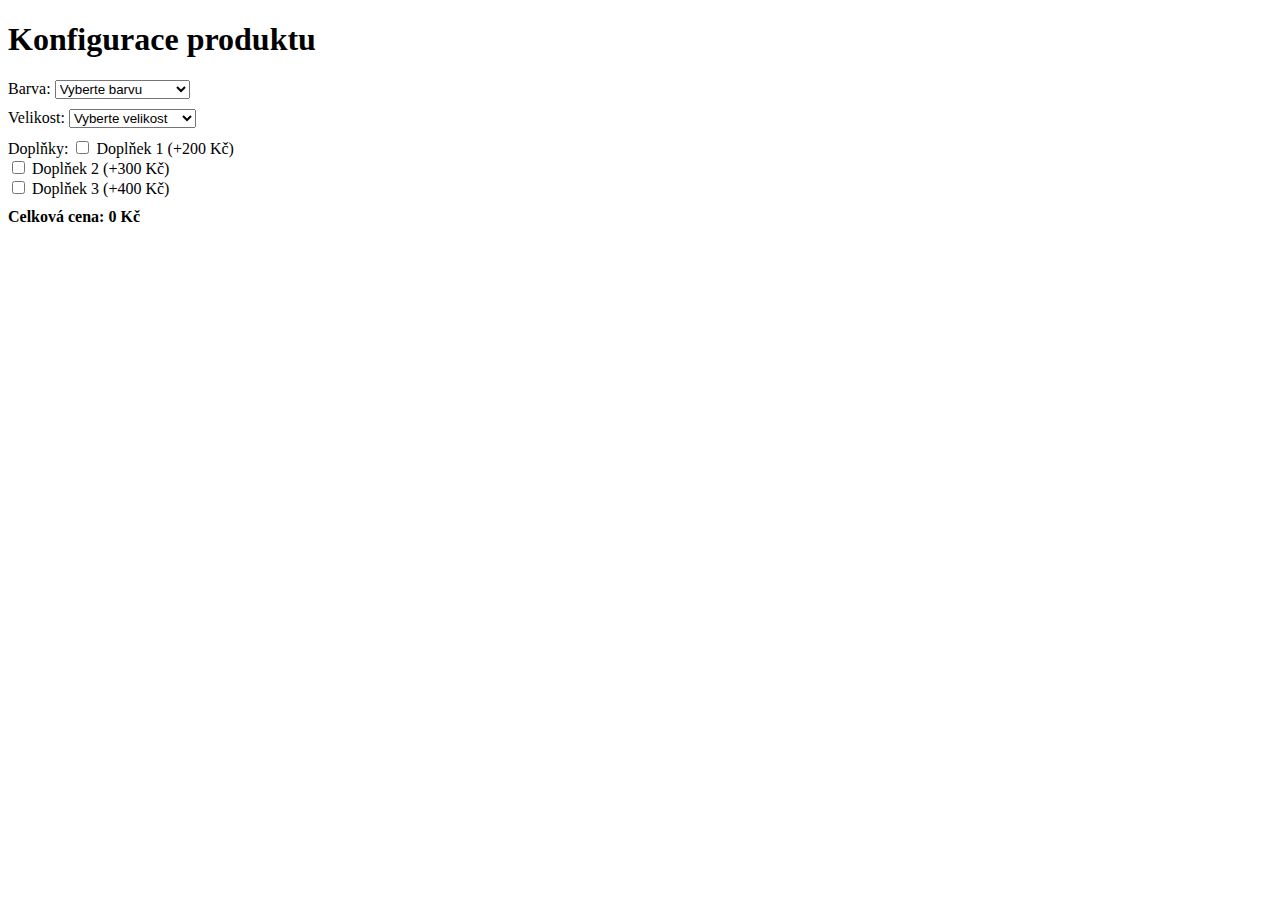
<file: demo.html>
<!DOCTYPE html>
<html lang="cs">
  <head>
    <meta charset="UTF-8" />
    <meta name="viewport" content="width=device-width, initial-scale=1.0" />
    <title>Konfigurace produktu</title>
    <style>
      .config-item {
        margin-bottom: 10px;
      }
    </style>
  </head>
  <body>
    <h1>Konfigurace produktu</h1>
    <form id="product-config-form">
      <div class="config-item">
        <label for="color">Barva:</label>
        <select id="color" name="color">
          <option value="0">Vyberte barvu</option>
          <option value="100">Červená (+100 Kč)</option>
          <option value="150">Modrá (+150 Kč)</option>
          <option value="200">Zelená (+200 Kč)</option>
        </select>
      </div>
      <div class="config-item">
        <label for="size">Velikost:</label>
        <select id="size" name="size">
          <option value="0">Vyberte velikost</option>
          <option value="50">Malá (+50 Kč)</option>
          <option value="100">Střední (+100 Kč)</option>
          <option value="150">Velká (+150 Kč)</option>
        </select>
      </div>
      <div class="config-item">
        <label for="extras">Doplňky:</label>
        <input type="checkbox" id="extra1" name="extras" value="200" /> Doplňek
        1 (+200 Kč)<br />
        <input type="checkbox" id="extra2" name="extras" value="300" /> Doplňek
        2 (+300 Kč)<br />
        <input type="checkbox" id="extra3" name="extras" value="400" /> Doplňek
        3 (+400 Kč)
      </div>
      <div class="config-item">
        <strong>Celková cena: <span id="total-price">0</span> Kč</strong>
      </div>
    </form>

    <script>
      document.addEventListener("DOMContentLoaded", function () {
        const form = document.getElementById("product-config-form");
        const colorSelect = document.getElementById("color");
        const sizeSelect = document.getElementById("size");
        const extras = form.querySelectorAll('input[name="extras"]');
        const totalPriceElement = document.getElementById("total-price");

        // Přepočítání ceny
        function calculateTotalPrice() {
          let totalPrice = 0;

          // Přidání ceny za barvu
          totalPrice += parseInt(colorSelect.value);

          // Přidání ceny za velikost
          totalPrice += parseInt(sizeSelect.value);

          // Přidání ceny za doplňky
          extras.forEach((extra) => {
            if (extra.checked) {
              totalPrice += parseInt(extra.value);
            }
          });

          // Aktualizace celkové ceny v DOM
          totalPriceElement.textContent = totalPrice;
        }

        // Přidání event listenerů pro změnu
        colorSelect.addEventListener("change", calculateTotalPrice);
        sizeSelect.addEventListener("change", calculateTotalPrice);
        extras.forEach((extra) => {
          extra.addEventListener("change", calculateTotalPrice);
        });

        // Inicializace s výchozí hodnotou
        calculateTotalPrice();
      });
    </script>
  </body>
</html>
</file>
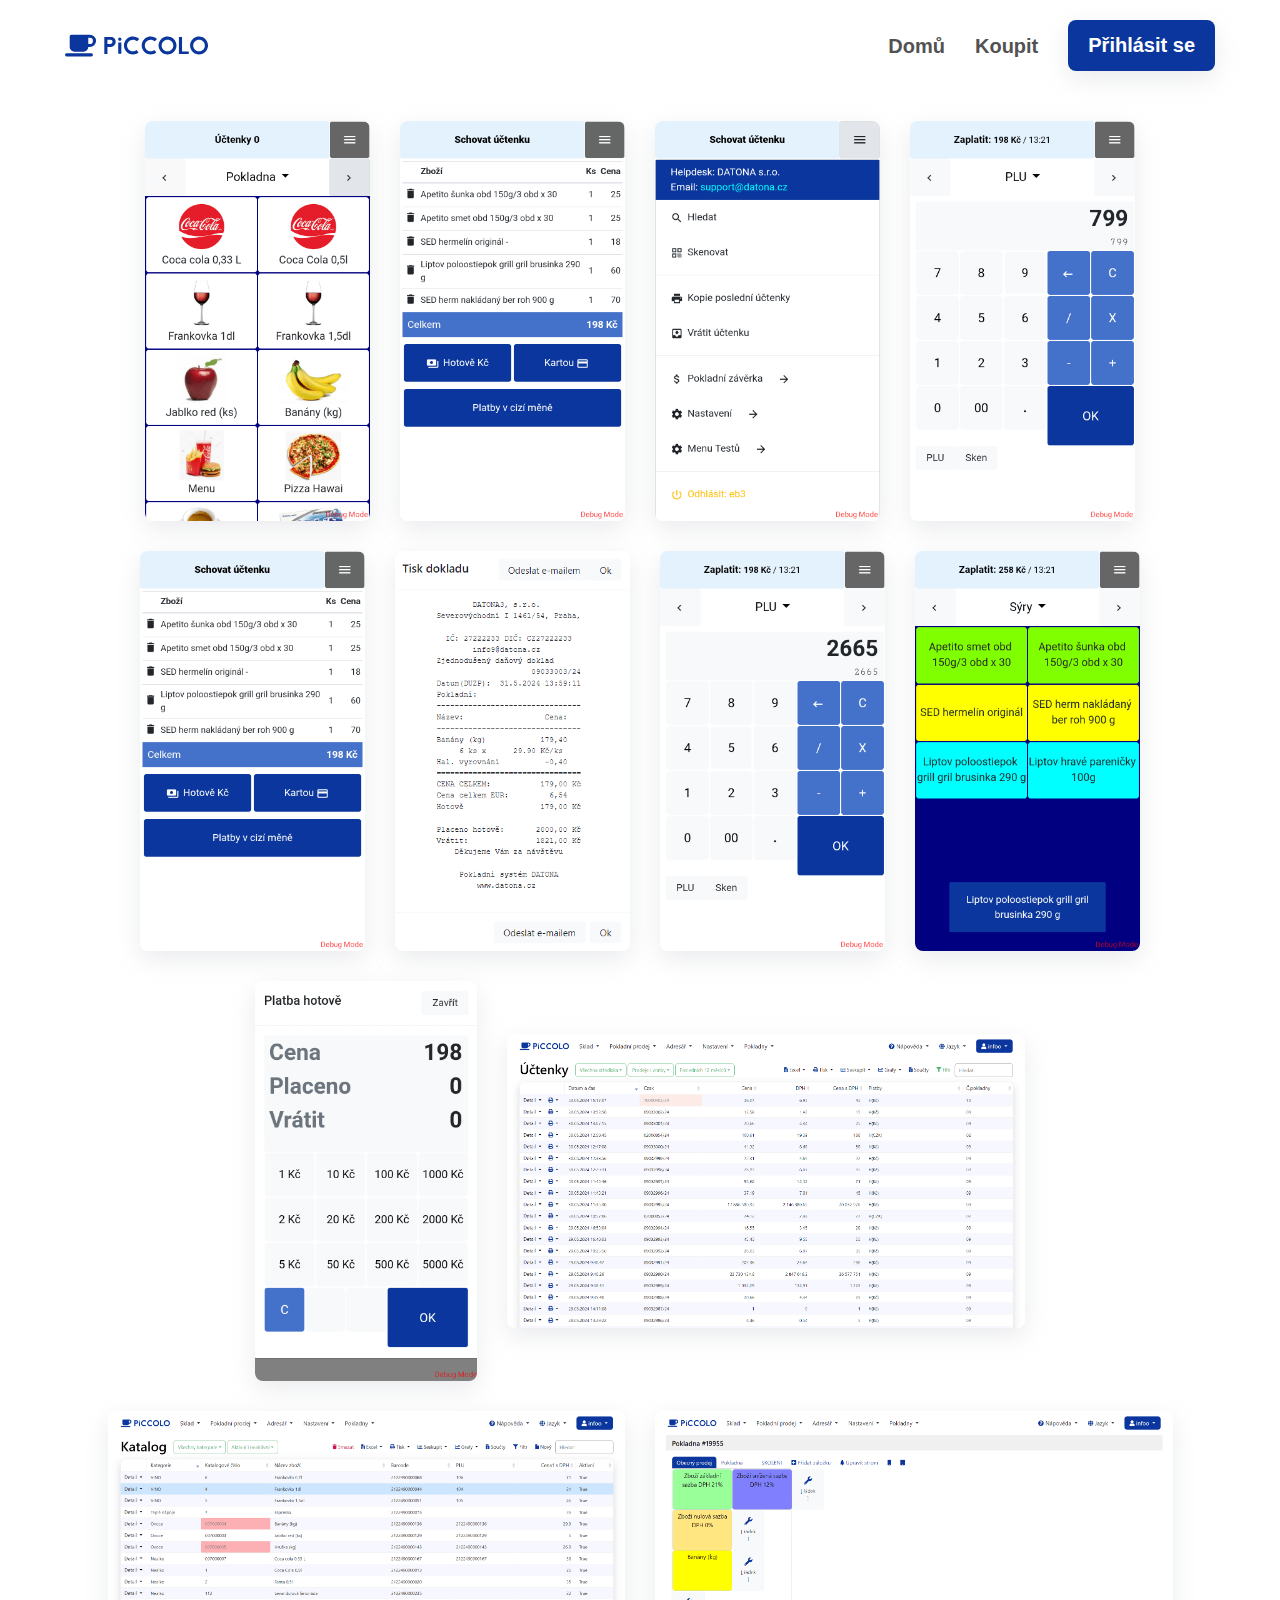
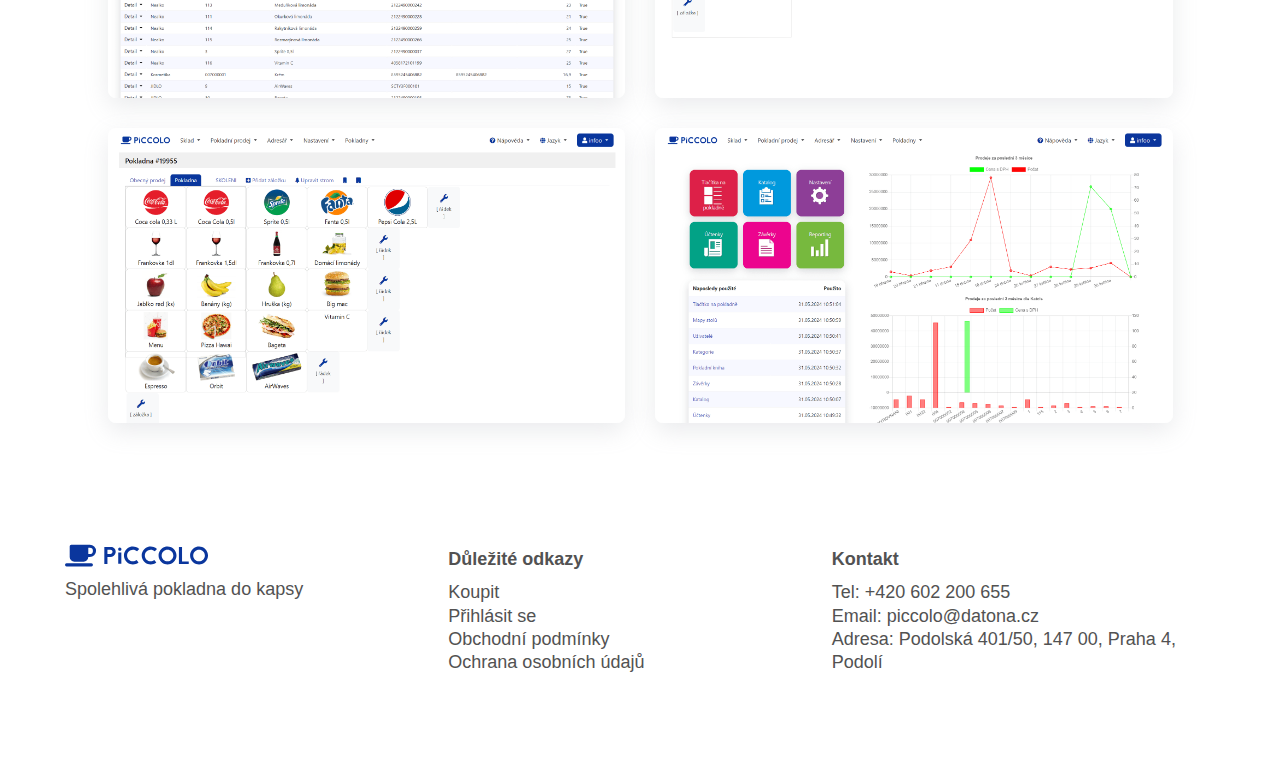
<file: home/gallery.html>
<!DOCTYPE html>
<html lang="cs">
  <head>
    <meta charset="UTF-8" />
    <meta name="viewport" content="width=device-width, initial-scale=1.0" />
    <title>PiCCOLO - Galerie pokladního systému</title>
    <link rel="icon" type="image/x-icon" href="./home/images/favicon.ico" />
    <link rel="preconnect" href="https://fonts.googleapis.com" />
    <link rel="preconnect" href="https://fonts.gstatic.com" crossorigin />
    <link
      rel="stylesheet"
      type="text/css"
      href="./styles/reset.css"
      media="screen"
    />
    <link
      rel="stylesheet"
      type="text/css"
      href="./styles/style.css"
      media="screen"
    />
    <link
      rel="stylesheet"
      type="text/css"
      href="./styles/gallery.css"
      media="screen"
    />
    <link
      rel="stylesheet"
      href="https://cdnjs.cloudflare.com/ajax/libs/font-awesome/6.1.1/css/all.min.css"
    />
  </head>
  <body>
    <!--BURGER MENU-->
    <div id="burger-menu">
      <header>
        <section class="logo">
          <a href="/"
            ><img src="./images/logo.svg" alt="logo" class="logo"
          /></a>
        </section>
        <i class="fa-solid fa-xmark burger-menu-icon"></i>
      </header>
      <nav>
        <ul class="burger-nav-bar">
          <a class="hover-animation" href="/">Domů</a>
          <a class="hover-animation" href="/home/koupit.html">Koupit</a>
        </ul>
      </nav>
      <form class="burger-login" method="post">
        <h3>Přihlášení</h3>
        <div class="form-group">
          <input
            size="1"
            type="text"
            id="burger-username"
            placeholder="Zadejte uživatelské jméno"
            required
            autofocus
            name="Login"
            value=""
          />
        </div>
        <div class="form-group">
          <input
            size="1"
            type="password"
            id="burger-password"
            placeholder="Zadejte heslo"
            required
            name="Heslo"
          />
        </div>
        <button type="submit" class="primary-button hover-animation">
          Přihlásit se
        </button>
        <div class="forgot-password-wrapper">
          <a
            href="https://pokladna-piccolo.cz/ZapomenuteHeslo"
            class="forgot-password"
            >Zapomenuté heslo?</a
          >
        </div>
        <input
          name="__RequestVerificationToken"
          type="hidden"
          value="CfDJ8I_9FnGAjtVNmNtBcQKOBKoUgruNuD9HVNGTyZCKJATKybmrR9qlRq-h8FTaZlfx4MtVY10vINVL3za22tVjhV_Zq25In_8nS5ryvNQVc3ReFTSw3K0VMyKanfKJ5ry628mNpqh6AXp3YkNbod20c_k"
        />
      </form>
    </div>
    <!--LOGIN WINDOW-->
    <div id="login-window">
      <form class="burger-login" method="post">
        <h3>Přihlášení</h3>
        <div class="form-group">
          <input
            size="1"
            type="text"
            id="username2"
            placeholder="Zadejte uživatelské jméno"
            name="Login"
            value=""
          />
        </div>
        <div class="form-group">
          <input
            size="1"
            type="password"
            id="password"
            placeholder="Zadejte heslo"
            name="Heslo"
          />
        </div>
        <button type="submit" class="primary-button hover-animation">
          Přihlásit se
        </button>
        <div class="forgot-password-wrapper">
          <a
            href="https://pokladna-piccolo.cz/ZapomenuteHeslo"
            class="forgot-password"
            >Zapomenuté heslo?</a
          >
        </div>
        <input
          name="__RequestVerificationToken"
          type="hidden"
          value="CfDJ8I_9FnGAjtVNmNtBcQKOBKoUgruNuD9HVNGTyZCKJATKybmrR9qlRq-h8FTaZlfx4MtVY10vINVL3za22tVjhV_Zq25In_8nS5ryvNQVc3ReFTSw3K0VMyKanfKJ5ry628mNpqh6AXp3YkNbod20c_k"
        />
      </form>
    </div>
    <section id="container">
      <!--HEADER-->
      <header>
        <section class="logo">
          <a href="/"
            ><img src="./images/logo.svg" alt="logo" class="logo"
          /></a>
        </section>
        <nav>
          <ul class="nav-bar">
            <a class="hover-animation" href="/">Domů</a>
            <a class="hover-animation" href="/home/koupit.html">Koupit</a>
            <button class="primary-button hover-animation login-button">
              Přihlásit se
            </button>
          </ul>
        </nav>
        <i class="fa-solid fa-bars burger-menu-icon"></i>
      </header>
      <main>
        <section id="gallery"></section>
        <section id="modal-container">
          <img id="modal-image" />
        </section>
      </main>

      <!--FOOTER-->
      <footer>
        <article class="company">
          <section class="logo">
            <a href="/">
              <img src="./images/logo.svg" alt="logo" id="footerLogo" />
            </a>
          </section>
          <p>Spolehlivá pokladna do kapsy</p>
        </article>
        <article class="links">
          <p><b>Důležité odkazy</b></p>
          <a href="/home/koupit.html">Koupit</a>
          <a class="login-button">Přihlásit se</a>
          <a href="">Obchodní podmínky</a>
          <a href="">Ochrana osobních údajů</a>
        </article>
        <article class="contact">
          <p><b>Kontakt</b></p>
          <a href="tel:+420602200655">Tel: +420 602 200 655</a>
          <a href="mailto:piccolo@datona.cz">Email: piccolo@datona.cz</a>
          <a href="https://maps.app.goo.gl/zGwgqbxN4EhgyEYY7">
            Adresa: Podolská 401/50, 147 00, Praha 4, Podolí
          </a>
        </article>
      </footer>
    </section>
    <script src="./scripts/script.js"></script>
    <script src="./scripts/gallery.js"></script>
  </body>
</html>
</file>
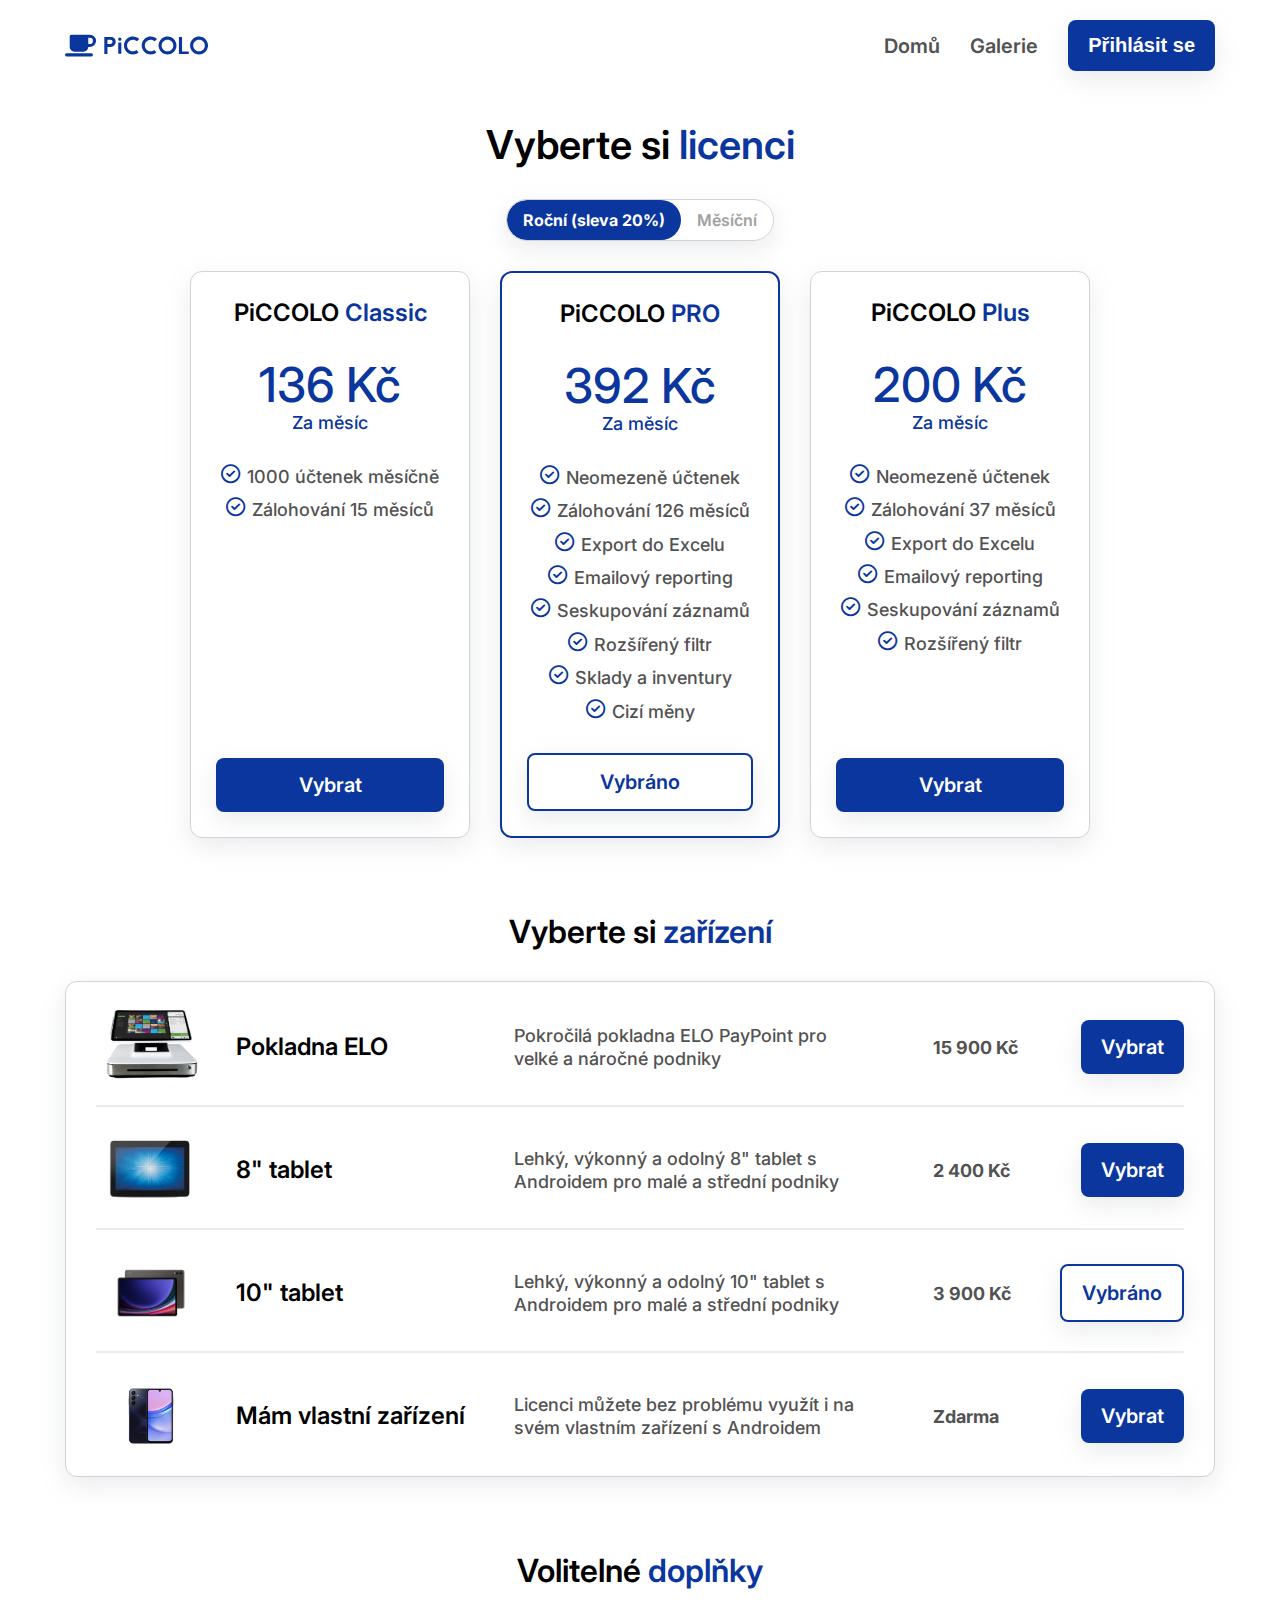
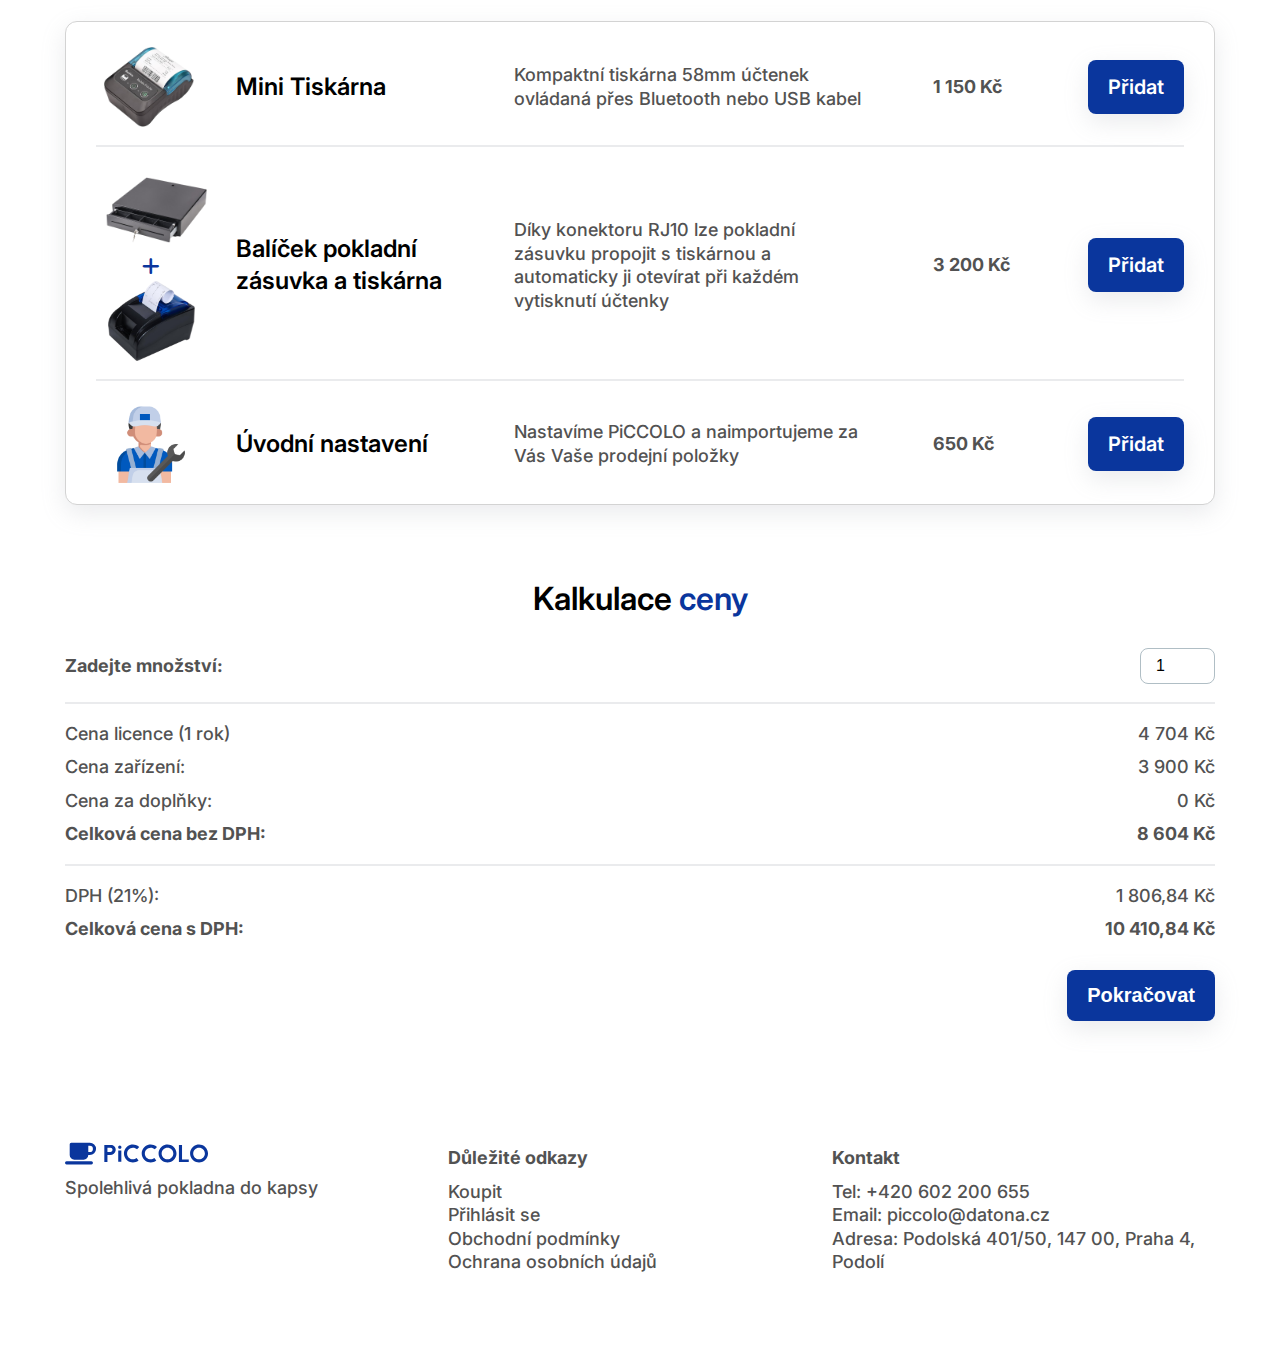
<file: home/koupit.html>
<!DOCTYPE html>
<html lang="cs">
  <head>
    <meta charset="UTF-8" />
    <meta name="viewport" content="width=device-width, initial-scale=1.0" />
    <title>PiCCOLO - Objednávka pokladního systému</title>
    <link rel="icon" type="image/x-icon" href="/home/images/favicon.ico" />
    <link rel="preconnect" href="https://fonts.googleapis.com" />
    <link rel="preconnect" href="https://fonts.gstatic.com" crossorigin />
    <link
      href="https://fonts.googleapis.com/css2?family=Inter:wght@100..900&display=swap"
      rel="stylesheet"
    />
    <link
      rel="stylesheet"
      type="text/css"
      href="./styles/reset.css"
      media="screen"
    />
    <link
      rel="stylesheet"
      type="text/css"
      href="./styles/style.css"
      media="screen"
    />
    <link
      rel="stylesheet"
      type="text/css"
      href="./styles/koupit.css"
      media="screen"
    />
    <link
      rel="stylesheet"
      href="https://cdnjs.cloudflare.com/ajax/libs/font-awesome/6.1.1/css/all.min.css"
    />
  </head>
  <body>
    <!--BURGER MENU-->
    <div id="burger-menu">
      <header>
        <section class="logo">
          <a href="/"
            ><img src="./images/logo.svg" alt="logo" class="logo"
          /></a>
        </section>
        <i class="fa-solid fa-xmark burger-menu-icon"></i>
      </header>
      <nav>
        <ul class="burger-nav-bar">
          <a class="hover-animation" href="/">Domů</a>
          <a class="hover-animation" href="/home/gallery.html">Galerie</a>
        </ul>
      </nav>
      <form class="burger-login" method="post">
        <h3>Přihlášení</h3>
        <div class="form-group">
          <input
            size="1"
            type="text"
            id="burger-username"
            placeholder="Zadejte uživatelské jméno"
            required
            autofocus
            name="Login"
          />
        </div>
        <div class="form-group">
          <input
            size="1"
            type="password"
            id="burger-password"
            placeholder="Zadejte heslo"
            required
            name="Heslo"
          />
        </div>
        <button type="submit" class="primary-button hover-animation">
          Přihlásit se
        </button>
        <div class="forgot-password-wrapper">
          <a
            href="https://pokladna-piccolo.cz/ZapomenuteHeslo"
            class="forgot-password"
            >Zapomenuté heslo?</a
          >
        </div>
        <input
          name="__RequestVerificationToken"
          type="hidden"
          value="CfDJ8I_9FnGAjtVNmNtBcQKOBKoUgruNuD9HVNGTyZCKJATKybmrR9qlRq-h8FTaZlfx4MtVY10vINVL3za22tVjhV_Zq25In_8nS5ryvNQVc3ReFTSw3K0VMyKanfKJ5ry628mNpqh6AXp3YkNbod20c_k"
        />
      </form>
    </div>
    <!--LOGIN WINDOW-->
    <div id="login-window">
      <form class="burger-login" method="post">
        <h3>Přihlášení</h3>
        <div class="form-group">
          <input
            size="1"
            type="text"
            id="username2"
            placeholder="Zadejte uživatelské jméno"
            name="Login"
          />
        </div>
        <div class="form-group">
          <input
            size="1"
            type="password"
            id="password"
            placeholder="Zadejte heslo"
            name="Heslo"
          />
        </div>
        <button type="submit" class="primary-button hover-animation">
          Přihlásit se
        </button>
        <div class="forgot-password-wrapper">
          <a
            href="https://pokladna-piccolo.cz/ZapomenuteHeslo"
            class="forgot-password"
            >Zapomenuté heslo?</a
          >
        </div>
        <input
          name="__RequestVerificationToken"
          type="hidden"
          value="CfDJ8I_9FnGAjtVNmNtBcQKOBKoUgruNuD9HVNGTyZCKJATKybmrR9qlRq-h8FTaZlfx4MtVY10vINVL3za22tVjhV_Zq25In_8nS5ryvNQVc3ReFTSw3K0VMyKanfKJ5ry628mNpqh6AXp3YkNbod20c_k"
        />
      </form>
    </div>
    <section id="container">
      <!--HEADER-->
      <header>
        <section class="logo">
          <a href="/"
            ><img src="./images/logo.svg" alt="logo" class="logo"
          /></a>
        </section>
        <nav>
          <ul class="nav-bar">
            <a class="hover-animation" href="/">Domů</a>
            <a class="hover-animation" href="/home/gallery.html">Galerie</a>
            <button class="primary-button hover-animation login-button">
              Přihlásit se
            </button>
          </ul>
        </nav>
        <i class="fa-solid fa-bars burger-menu-icon"></i>
      </header>
      <!--MAIN-->
      <main>
        <form id="order-form">
          <!--FORM STEP 1-->
          <section id="form-step-1">
            <section id="plans">
              <h2>
                Vyberte si
                <span class="text-highlight">licenci</span>
              </h2>
              <!--SWITCH PRICES-->
              <section id="switch-section">
                <input
                  value="rocne"
                  type="radio"
                  name="polozky.licence.perioda"
                  id="yearly"
                  checked
                  required
                />
                <label for="yearly">Roční (sleva 20%)</label>
                <input
                  value="mesicne"
                  type="radio"
                  name="polozky.licence.perioda"
                  id="monthly"
                  required
                />
                <label for="monthly">Měsíční</label>
              </section>
              <section id="plans-table">
                <article class="plan">
                  <span>
                    <h3>PiCCOLO <span class="text-highlight">Classic</span></h3>
                    <span class="pricing-wrapper"
                      ><p id="classic-price" class="price">XXX Kč</p>
                      <p>Za měsíc</p>
                    </span>
                    <ul class="features-list">
                      <li>
                        <i class="fa-regular fa-circle-check"></i>
                        <p>1000 účtenek měsíčně</p>
                      </li>
                      <li>
                        <i class="fa-regular fa-circle-check"></i>
                        <p>Zálohování 15 měsíců</p>
                      </li>
                    </ul>
                  </span>
                  <input
                    data-price="135"
                    class="form-input"
                    type="radio"
                    name="polozky.licence.typ_licence"
                    value="Piccolo-classic"
                    id="piccolo-classic"
                    required
                  />
                  <label for="piccolo-classic"
                    ><p class="primary-button hover-animation">Vybrat</p></label
                  >
                </article>
                <article class="plan" id="pro-plan">
                  <span>
                    <h3>PiCCOLO <span class="text-highlight">PRO</span></h3>
                    <span class="pricing-wrapper"
                      ><p id="pro-price" class="price">XXX Kč</p>
                      <p>Za měsíc</p>
                    </span>
                    <ul class="features-list">
                      <li>
                        <i class="fa-regular fa-circle-check"></i>
                        <p>Neomezeně účtenek</p>
                      </li>
                      <li>
                        <i class="fa-regular fa-circle-check"></i>
                        <p>Zálohování 126 měsíců</p>
                      </li>
                      <li>
                        <i class="fa-regular fa-circle-check"></i>
                        <p>Export do Excelu</p>
                      </li>
                      <li>
                        <i class="fa-regular fa-circle-check"></i>
                        <p>Emailový reporting</p>
                      </li>
                      <li>
                        <i class="fa-regular fa-circle-check"></i>
                        <p>Seskupování záznamů</p>
                      </li>
                      <li>
                        <i class="fa-regular fa-circle-check"></i>
                        <p>Rozšířený filtr</p>
                      </li>
                      <li>
                        <i class="fa-regular fa-circle-check"></i>
                        <p>Sklady a inventury</p>
                      </li>
                      <li>
                        <i class="fa-regular fa-circle-check"></i>
                        <p>Cizí měny</p>
                      </li>
                    </ul>
                  </span>
                  <input
                    data-price="390"
                    class="form-input"
                    type="radio"
                    name="polozky.licence.typ_licence"
                    id="piccolo-pro"
                    value="Piccolo-Pro"
                    checked
                    required
                  />
                  <label for="piccolo-pro"
                    ><p class="secondary-button hover-animation">
                      Vybráno
                    </p></label
                  >
                </article>
                <article class="plan">
                  <span>
                    <h3>PiCCOLO <span class="text-highlight">Plus</span></h3>
                    <span class="pricing-wrapper"
                      ><p id="plus-price" class="price">XXX Kč</p>
                      <p>Za měsíc</p>
                    </span>
                    <ul class="features-list">
                      <li>
                        <i class="fa-regular fa-circle-check"></i>
                        <p>Neomezeně účtenek</p>
                      </li>
                      <li>
                        <i class="fa-regular fa-circle-check"></i>
                        <p>Zálohování 37 měsíců</p>
                      </li>
                      <li>
                        <i class="fa-regular fa-circle-check"></i>
                        <p>Export do Excelu</p>
                      </li>
                      <li>
                        <i class="fa-regular fa-circle-check"></i>
                        <p>Emailový reporting</p>
                      </li>
                      <li>
                        <i class="fa-regular fa-circle-check"></i>
                        <p>Seskupování záznamů</p>
                      </li>
                      <li>
                        <i class="fa-regular fa-circle-check"></i>
                        <p>Rozšířený filtr</p>
                      </li>
                    </ul>
                  </span>
                  <input
                    value="Piccolo-Plus"
                    data-price="200"
                    class="form-input"
                    type="radio"
                    name="polozky.licence.typ_licence"
                    id="piccolo-plus"
                    required
                  />
                  <label for="piccolo-plus"
                    ><p class="primary-button hover-animation">Vybrat</p></label
                  >
                </article>
              </section>
            </section>
            <!--HARDWARE-->
            <section id="hardware">
              <h2>
                Vyberte si
                <span class="text-highlight">zařízení</span>
              </h2>
              <section class="box">
                <article class="box-option">
                  <section class="image-and-name">
                    <section class="product-image-wrapper">
                      <img
                        class="box-image"
                        src="./images/elo-paypoint.png"
                        alt=""
                      />
                    </section>
                    <h3>Pokladna ELO</h3>
                  </section>
                  <p>
                    Pokročilá pokladna ELO PayPoint pro velké a náročné podniky
                  </p>
                  <section class="box-price-wrapper">
                    <p><b>15 900 Kč</b></p>
                    <input
                      data-price="15900"
                      class="hardware-form-input"
                      type="radio"
                      name="polozky.pokladna.typ-pokladny"
                      id="pokladna-elo"
                      value="pokladna-Elo"
                      required
                    />
                    <label for="pokladna-elo"
                      ><p class="primary-button hover-animation">
                        Vybrat
                      </p></label
                    >
                  </section>
                </article>
                <hr />
                <article class="box-option">
                  <section class="image-and-name">
                    <section class="product-image-wrapper">
                      <img
                        class="box-image"
                        src="./images/tablet-1.png"
                        alt=""
                      />
                    </section>
                    <h3>8" tablet</h3>
                  </section>
                  <p>
                    Lehký, výkonný a odolný 8" tablet s Androidem pro malé a
                    střední podniky
                  </p>
                  <section class="box-price-wrapper">
                    <p><b>2 400 Kč</b></p>
                    <input
                      value="6-tablet"
                      data-price="2400"
                      class="hardware-form-input"
                      type="radio"
                      name="polozky.pokladna.typ-pokladny"
                      id="6-tablet"
                      required
                    />
                    <label for="6-tablet"
                      ><p class="primary-button hover-animation">
                        Vybrat
                      </p></label
                    >
                  </section>
                </article>
                <hr />
                <article class="box-option">
                  <section class="image-and-name">
                    <section class="product-image-wrapper">
                      <img
                        class="box-image"
                        src="./images/tablet-2.png"
                        alt=""
                      />
                    </section>
                    <h3>10" tablet</h3>
                  </section>
                  <p>
                    Lehký, výkonný a odolný 10" tablet s Androidem pro malé a
                    střední podniky
                  </p>
                  <section class="box-price-wrapper">
                    <p><b>3 900 Kč</b></p>
                    <input
                      value="10-tablet"
                      data-price="3900"
                      class="hardware-form-input"
                      type="radio"
                      name="polozky.pokladna.typ-pokladny"
                      id="10-tablet"
                      required
                      checked
                    />
                    <label for="10-tablet"
                      ><p class="secondary-button hover-animation">
                        Vybráno
                      </p></label
                    >
                  </section>
                </article>
                <hr />
                <article class="box-option">
                  <section class="image-and-name">
                    <section class="product-image-wrapper">
                      <img
                        class="box-image"
                        src="./images/customDevice.png"
                        alt=""
                      />
                    </section>
                    <h3>Mám vlastní zařízení</h3>
                  </section>
                  <p>
                    Licenci můžete bez problému využít i na svém vlastním
                    zařízení s Androidem
                  </p>
                  <section class="box-price-wrapper">
                    <p><b>Zdarma</b></p>
                    <input
                      value="vlastni"
                      data-price="0"
                      class="hardware-form-input"
                      type="radio"
                      name="polozky.pokladna.typ-pokladny"
                      id="custom"
                      required
                    />
                    <label for="custom"
                      ><p class="primary-button hover-animation">
                        Vybrat
                      </p></label
                    >
                  </section>
                </article>
              </section>
            </section>
            <!--EXTENSIONS-->
            <section id="extensions">
              <h2>
                Volitelné
                <span class="text-highlight">doplňky</span>
              </h2>
              <section class="box">
                <article class="box-option">
                  <section class="image-and-name">
                    <section class="product-image-wrapper">
                      <img
                        class="box-image"
                        src="./images/printer.png"
                        alt=""
                      />
                    </section>
                    <h3>Mini Tiskárna</h3>
                  </section>
                  <p>
                    Kompaktní tiskárna 58mm účtenek ovládaná přes Bluetooth nebo
                    USB kabel
                  </p>
                  <section class="box-price-wrapper">
                    <p><b>1 150 Kč</b></p>
                    <input
                      data-price="1150"
                      class="extensions-form-input"
                      type="checkbox"
                      name="polozky.prislusenstvi.mini-tiskarna"
                      id="tiskarna"
                    />
                    <label for="tiskarna"
                      ><p class="primary-button hover-animation">
                        Přidat
                      </p></label
                    >
                  </section>
                </article>
                <hr />
                <article class="box-option">
                  <section class="image-and-name">
                    <section class="double-image">
                      <section class="product-image-wrapper">
                        <img
                          class="box-image"
                          src="./images/pokladni-zasuvka.png"
                          alt=""
                        />
                      </section>
                      <i class="fa-solid fa-plus fa-lg"></i>
                      <section class="product-image-wrapper">
                        <img
                          class="box-image"
                          src="./images/printer-2.png"
                          alt=""
                        />
                      </section>
                    </section>
                    <h3>Balíček pokladní zásuvka a tiskárna</h3>
                  </section>
                  <p>
                    Díky konektoru RJ10 lze pokladní zásuvku propojit s
                    tiskárnou a automaticky ji otevírat při každém vytisknutí
                    účtenky
                  </p>
                  <section class="box-price-wrapper">
                    <p><b>3 200 Kč</b></p>
                    <input
                      data-price="3200"
                      class="extensions-form-input"
                      type="checkbox"
                      id="suplik"
                      name="polozky.prislusenstvi.zasuvka-a-tiskarna"
                    />
                    <label for="suplik"
                      ><p class="primary-button hover-animation">
                        Přidat
                      </p></label
                    >
                  </section>
                </article>
                <hr />
                <article class="box-option">
                  <section class="image-and-name">
                    <section class="product-image-wrapper">
                      <img
                        class="box-image"
                        src="./images/technician.png"
                        alt=""
                      />
                    </section>
                    <h3>Úvodní nastavení</h3>
                  </section>
                  <p>
                    Nastavíme PiCCOLO a naimportujeme za Vás Vaše prodejní
                    položky
                  </p>
                  <section class="box-price-wrapper">
                    <p><b>650 Kč</b></p>
                    <input
                      data-price="650"
                      class="extensions-form-input"
                      type="checkbox"
                      name="polozky.prislusenstvi.uvodni-nastaveni"
                      id="nastaveni"
                    />
                    <label for="nastaveni"
                      ><p class="primary-button hover-animation">
                        Přidat
                      </p></label
                    >
                  </section>
                </article>
              </section>
            </section>
            <!--CALCULATION-->
            <section id="calculation">
              <h2>
                Kalkulace
                <span class="text-highlight">ceny</span>
              </h2>
              <section id="calculation-box">
                <article class="calculation-field">
                  <p><b>Zadejte množství:</b></p>
                  <input
                    name="kalkulace.mnozstvi"
                    id="order-quantity"
                    type="number"
                    required
                    max="20"
                    min="1"
                    value="1"
                  />
                </article>
                <hr />
                <article class="calculation-field">
                  <p id="licence-price-label">Cena licence:</p>
                  <p id="licence-price">Chybí údaje</p>
                </article>
                <article class="calculation-field">
                  <p>Cena zařízení:</p>
                  <p id="hardware-price">Chybí údaje</p>
                </article>
                <article class="calculation-field">
                  <p>Cena za doplňky:</p>
                  <p id="extensions-price">Chybí údaje</p>
                </article>
                <article class="calculation-field">
                  <p><b>Celková cena bez DPH:</b></p>
                  <p id="total-no-tax"><b>Chybí údaje</b></p>
                </article>
                <hr />
                <article class="calculation-field">
                  <p>DPH (21%):</p>
                  <p id="tax">Chybí údaje</p>
                </article>
                <article class="calculation-field">
                  <p><b>Celková cena s DPH:</b></p>
                  <p id="total-with-tax">Chybí údaje</p>
                </article>
                <section id="continue-field">
                  <button
                    id="continue"
                    type="button"
                    class="primary-button hover-animation"
                  >
                    Pokračovat
                  </button>
                </section>
              </section>
            </section>
          </section>
          <!--FORM STEP 2-->
          <section id="form-step-2">
            <h2>Dokončení <span class="text-highlight">objednávky</span></h2>
            <!--DELIVERY-->
            <div class="form-box" id="delivery">
              <section class="step-title">
                <p>Doručení</p>
                <img
                  class="title-icon"
                  src="/home/images/zasilkovna-logo.png"
                  alt=""
                />
              </section>
              <!--ZASILKOVNA-->
              <input
                value="Zasilkovna-vydejni-misto"
                data-price="70"
                class="form-input"
                type="radio"
                name="doruceni.zpusob_doruceni"
                id="zasilkovna1"
              />
              <label for="zasilkovna1"
                ><p
                  class="packeta-secondary-button hover-animation packeta-selector-open"
                >
                  <img
                    class="zasilkovna-icon"
                    src="/home/images/ikona-zasilkovna.png"
                  />
                  Výdejní místo (70Kč)
                </p></label
              >
              <input
                value="Zasilkovna-adresa"
                data-price="120"
                class="form-input"
                type="radio"
                name="doruceni.zpusob_doruceni"
                id="zasilkovna2"
              />
              <label for="zasilkovna2"
                ><p class="hover-animation packeta-secondary-button">
                  <img
                    class="zasilkovna-icon"
                    src="/home/images/ikona-zasilkovna.png"
                  />
                  Doručení na adresu (120Kč)
                </p></label
              >
              <p class="pickup-point-value"></p>
              <input
                type="hidden"
                name="doruceni.vydejni_misto"
                id="pickup-point-input"
              />
            </div>
            <!--PERSONAL INFORMATION-->
            <div class="form-box">
              <section class="step-title">
                <p>Fakturační údaje</p>
              </section>
              <section class="form-fields">
                <section class="form-row">
                  <article class="form-field">
                    <label for="name">Jméno:</label>
                    <input
                      id="name"
                      name="uzivatel.jmeno"
                      type="text"
                      autocomplete="given-name"
                      required
                    />
                  </article>
                  <article class="form-field">
                    <label for="last-name">Přijmení:</label>
                    <input
                      id="last-name"
                      name="uzivatel.prijmeni"
                      type="text"
                      autocomplete="family-name"
                      required
                    />
                  </article>
                </section>
                <section class="form-row">
                  <article class="form-field">
                    <label for="phone">Telefon:</label>
                    <input
                      id="phone"
                      name="fakturacni_adresa.telefon"
                      type="tel"
                      autocomplete="tel-national"
                      required
                    />
                  </article>
                  <article class="form-field">
                    <label for="nazev-firmy">Název firmy (nepovinné):</label>
                    <input
                      id="nazev-firmy"
                      name="fakturacni_adresa.nazev_firmy"
                      type="text"
                      autocomplete="organization"
                    />
                  </article>
                </section>
                <section class="form-row">
                  <article class="form-field">
                    <label for="email"
                      >Email (na tento email Vám pošleme licenci):</label
                    >
                    <input
                      id="email"
                      name="fakturacni_adresa.email"
                      type="email"
                      autocomplete="email"
                      required
                    />
                  </article>
                </section>
                <section class="form-row">
                  <article class="form-field">
                    <label for="country">Stát:</label>
                    <input
                      id="country"
                      name="fakturacni_adresa.stat"
                      type="text"
                      autocomplete="country-name"
                      required
                    />
                  </article>
                  <article class="form-field">
                    <label for="city">Město/obec</label>
                    <input
                      id="city"
                      name="fakturacni_adresa.mesto"
                      type="text"
                      autocomplete="address-level2"
                      required
                    />
                  </article>
                </section>
                <section class="form-row">
                  <article class="form-field">
                    <label for="address">Ulice a číslo popisné:</label>
                    <input
                      id="address"
                      name="fakturacni_adresa.ulice_a_cp"
                      type="text"
                      autocomplete="street-address"
                      required
                    />
                  </article>
                  <article class="form-field">
                    <label for="postal-code">PSČ:</label>
                    <input
                      id="postal-code"
                      name="fakturacni_adresa.PSC"
                      type="text"
                      autocomplete="postal-code"
                      required
                    />
                  </article>
                </section>
                <section id="delivery-address-checkbox-field">
                  <input
                    id="delivery-address-checkbox"
                    name="dodaci_adresa.je_jina"
                    type="checkbox"
                  />
                  <label for="delivery-address-checkbox"
                    >Dodací adresa je jiná než fakturační</label
                  >
                </section>
              </section>
              <section class="form-fields delivery-address-wrapper">
                <section class="step-title">
                  <p>Dodací údaje</p>
                </section>
                <section class="form-row">
                  <article class="form-field">
                    <label for="name2">Jméno:</label>
                    <input
                      name="dodaci_adresa.jmeno"
                      id="name2"
                      type="text"
                      autocomplete="given-name"
                    />
                  </article>
                  <article class="form-field">
                    <label for="last-name2">Přijmení:</label>
                    <input
                      name="dodaci_adresa.prijmeni"
                      id="last-name2"
                      type="text"
                      autocomplete="family-name"
                    />
                  </article>
                </section>
                <section class="form-row">
                  <article class="form-field">
                    <label for="phone2">Telefon:</label>
                    <input
                      id="phone2"
                      name="dodaci_adresa.telefon"
                      type="tel"
                      autocomplete="tel-national"
                    />
                  </article>
                  <article class="form-field">
                    <label for="nazev-firmy2">Název firmy (nepovinné):</label>
                    <input
                      id="nazev-firmy2"
                      name="dodaci_adresa.nazev_firmy"
                      type="text"
                      autocomplete="organization"
                    />
                  </article>
                </section>
                <section class="form-row">
                  <article class="form-field">
                    <label for="country2">Stát:</label>
                    <input
                      name="dodaci_adresa.stat"
                      id="country2"
                      type="text"
                      autocomplete="country-name"
                    />
                  </article>
                  <article class="form-field">
                    <label for="mesto2">Město/obec:</label>
                    <input
                      name="dodaci_adresa.mesto"
                      id="mesto2"
                      type="text"
                      autocomplete="address-level2"
                    />
                  </article>
                </section>
                <section class="form-row">
                  <article class="form-field">
                    <label for="address2">Ulice a číslo popisné:</label>
                    <input
                      name="dodaci_adresa.ulice_a_cp"
                      id="address2"
                      type="text"
                      autocomplete="street-address"
                    />
                  </article>
                  <article class="form-field">
                    <label for="postal-code2">PSČ:</label>
                    <input
                      name="dodaci_adresa.PSC"
                      id="postal-code2"
                      type="text"
                      autocomplete="postal-code"
                    />
                  </article>
                </section>
              </section>
              <section class="form-row">
                <article class="form-field">
                  <label for="textarea">Poznámka (nepovinné):</label>
                  <textarea name="poznamka" id="textarea"></textarea>
                </article>
              </section>
            </div>
            <!--PAYMENT METHOD-->
            <div class="form-box">
              <section class="step-title">
                <p>Platba</p>
                <img
                  class="title-icon"
                  src="/home/images/GPwebpay-logo.png"
                  alt=""
                />
              </section>
              <p>
                Přechodem k platbě souhlasíte s našimi obchodními podmínkami a
                zásadami zpracování osobních údajů
              </p>
              <section id="form-payment-wrapper">
                <p id="form-price">Celkem s DPH: Chybí údaje</p>
              </section>
              <input
                type="hidden"
                name="polozky.licence.cena_bez_DPH_se_slevou"
              />
              <input type="hidden" name="polozky.licence.sleva" />
              <input type="hidden" name="kalkulace.celkova_cena_s_DPH" />
              <input type="hidden" name="kalkulace.celkova_cena_bez_DPH" />
            </div>
            <!--FORM CONTROLS-->
            <div id="final-buttons">
              <button id="back" class="primary-button hover-animation">
                Zpět
              </button>
              <button
                type="submit"
                id="order-button"
                class="primary-button hover-animation"
              >
                Přejít k platbě
              </button>
            </div>
          </section>
          <!--FORM SUCCESS-->
          <section id="form-step-success" class="alert">
            <h2>Objednávka se odeslala</h2>
            <button class="primary-button hover-animation alert-back">
              Zpět
            </button>
          </section>
          <!--FORM ERROR-->
          <section id="form-step-error" class="alert">
            <h2>Objednávka se nepovedla odeslat</h2>
            <button class="primary-button hover-animation alert-back">
              Zpět
            </button>
          </section>
        </form>
      </main>
      <!--FOOTER-->
      <footer>
        <article class="company">
          <section class="logo">
            <a href="/">
              <img src="/home/images/logo.svg" alt="logo" id="footerLogo" />
            </a>
          </section>
          <p>Spolehlivá pokladna do kapsy</p>
        </article>
        <article class="links">
          <p><b>Důležité odkazy</b></p>
          <a href="/home/koupit.html">Koupit</a>
          <a class="login-button">Přihlásit se</a>
          <a href="">Obchodní podmínky</a>
          <a href="">Ochrana osobních údajů</a>
        </article>
        <article class="contact">
          <p><b>Kontakt</b></p>
          <a href="tel:+420602200655">Tel: +420 602 200 655</a>
          <a href="mailto:piccolo@datona.cz">Email: piccolo@datona.cz</a>
          <a href="https://maps.app.goo.gl/zGwgqbxN4EhgyEYY7">
            Adresa: Podolská 401/50, 147 00, Praha 4, Podolí
          </a>
        </article>
      </footer>
    </section>
    <script src="/home/scripts/script.js"></script>
    <script src="/home/scripts/koupit.js"></script>
    <script src="/home/scripts/zasilkovna.js"></script>
  </body>
</html>
</file>
<file: home/styles/style.css>
/* ===================GLOBAL==================*/
:root {
  --gradient: linear-gradient(90deg, #0a369d, #4472ca);
  --primary: #0a369d;
  --secondary: #4472ca;
  --background: #ffffff;
  --headings: #000000;
  --text: #525252;
  --shadow: rgba(149, 157, 165, 0.2) 0px 8px 24px;
}

* {
  box-sizing: border-box;
  scroll-behavior: smooth;
}

body,
html {
  box-sizing: border-box;
  font-family: "Inter", sans-serif;
  width: 100%;
  display: flex;
  flex-direction: column;
  align-items: center;
}

h1 {
  color: var(--headings);
  font-size: clamp(3rem, 2.4545rem + 2.7273vw, 4.5rem);
  font-weight: 600;
}

h2 {
  color: var(--headings);
  font-size: 2rem;
  font-weight: 600;
  line-height: 1.2;
}

h3 {
  color: var(--headings);
  font-size: clamp(1.2rem, 1.0909rem + 0.5455vw, 1.5rem);
  font-weight: 600;
  line-height: 2rem;
}

p,
ul,
a,
li {
  text-decoration: none;
  color: var(--text);
  font-size: 18px;
  font-weight: 500;
  line-height: 1.3;
}

hr {
  width: 100%;
  border: solid 1px rgba(149, 157, 165, 0.2);
}

a:hover {
  cursor: pointer;
  transition: var(150ms cubic-bezier(0.215, 0.61, 0.355, 1));
  color: black;
}

input {
  font-size: 1rem;
}

label {
  font-size: 14px;
}

i {
  color: var(--primary);
  font-size: 35px;
}

b {
  font-weight: 700;
}

#container {
  width: 100%;
  max-width: 1200px;
  padding: 20px 25px;
}

.primary-button {
  width: auto;
  text-align: center;
  cursor: pointer;
  box-shadow: var(--shadow);
  border: none;
  border-radius: 8px;
  background-color: var(--primary);
  font-size: 20px;
  font-weight: 600;
  color: white;
  padding: 14px 20px;
}

.secondary-button {
  width: auto;
  text-align: center;
  cursor: pointer;
  box-shadow: var(--shadow);
  border: solid 2px var(--primary);
  border-radius: 8px;
  background-color: white;
  font-size: 20px;
  font-weight: 600;
  color: var(--primary);
  padding: 14px 20px;
}

.hover-animation:hover {
  transition: all 0.2s ease-in-out;
  transform: scale(1.04);
}

.text-hover-animation:hover {
  font-weight: bold;
  transition: all 0.2s ease-in-out;
}

.text-highlight {
  color: var(--primary);
}

.logo {
  width: auto;
  height: 25px;
}

/* ===============================HEADER===============================*/

header {
  width: 100%;
  display: flex;
  justify-content: space-between;
  align-items: center;
}

ul.nav-bar {
  display: flex;
  justify-content: center;
  align-items: center;
  gap: 30px;
}

ul.nav-bar > a {
  font-size: 20px;
  font-weight: 600;
}

header .burger-menu-icon {
  display: none;
}

@media (max-width: 850px) {
  ul.nav-bar {
    display: none;
  }
  header .burger-menu-icon {
    display: flex;
  }
}

/* ================================BURGER MENU===============================*/
#burger-menu {
  z-index: 10;
  transition: all 0.3s;
  margin-right: -200vw;
  width: 100%;
  background-color: white;
  right: 0px;
  top: 0px;
  position: fixed;
  height: 100%;
  box-shadow: var(--shadow);
  padding: 20px 30px;
  display: flex;
  flex-direction: column;
  justify-content: start;
  align-items: center;
  gap: 40px;
}

#burger-menu.show {
  margin-right: 0;
}

ul.burger-nav-bar {
  display: flex;
  flex-direction: column;
  justify-content: center;
  align-items: center;
  gap: 20px;
}

ul.burger-nav-bar > a {
  font-size: 20px;
  font-weight: 600;
}

form.burger-login {
  background-color: white;
  border-radius: 8px;
  padding: 30px;
  box-shadow: var(--shadow);
  max-width: 330px;
  width: 100%;
  gap: 15px;
  display: flex;
  flex-direction: column;
  justify-content: center;
  align-items: center;
}

.form-group {
  width: 100%;
  gap: 5px;
  display: flex;
  flex-direction: column;
  justify-content: center;
  align-items: center;
}

input,
textarea {
  width: 100%;
  display: block;
  padding: 8px 15px;
  border: solid 1px #b0bec5;
  border-radius: 8px;
  transition: border-color 0.2s ease-in-out;
}

input::placeholder {
  color: #b0bec5;
}

input:focus,
textarea:focus {
  outline: none;
  border: solid 1px var(--primary);
}

.burger-menu-icon {
  cursor: pointer;
}

.position-fixed {
  top: 0px;
  left: 0px;
  width: 100%;
  max-width: 1200px;
  padding: 20px 30px;
  z-index: 5;
  position: fixed;
}

.forgot-password-wrapper {
  width: 100%;
  display: flex;
  justify-content: end;
}

.forgot-password {
  font-size: 13px;
}

/* ================================LOGIN MENU===============================*/
#login-window {
  z-index: 10;
  background-color: rgb(0, 0, 0);
  background-color: rgba(0, 0, 0, 0.4);
  width: 100vw;
  height: 100vh;
  position: fixed;
  display: none;
  justify-content: center;
  align-items: center;
}

#login-window.show {
  position: fixed;
  display: flex;
}

/* =========================================FOOTER======================================*/

footer {
  margin: 75px 0px;
  display: flex;
  justify-content: space-between;
  align-items: start;
}

footer :nth-child(1n) {
  width: 100%;
  display: flex;
  flex-direction: column;
  justify-content: center;
  align-items: start;
}

footer > article :nth-child(1) {
  margin-bottom: 5px;
}

#footerLogo {
  width: auto;
  height: 25px;
}

@media (max-width: 740px) {
  footer {
    text-align: center;
    flex-direction: column;
    justify-content: center;
    align-items: center;
    gap: 50px;
  }

  footer :nth-child(1n) {
    flex-direction: column;
    justify-content: center;
    align-items: center;
  }
}
</file>
<file: home/styles/gallery.css>
section#gallery {
  flex-wrap: wrap;
  padding: 50px 0px;
  width: 100%;
  display: flex;
  justify-content: center;
  align-items: center;
  gap: 30px;
}

.gallery-image {
  border-radius: 8px;
  cursor: pointer;
  box-shadow: var(--shadow);
  height: 100%;
  max-width: 45%;
  max-height: 400px;
}

.gallery-image:hover {
  transition: all 0.2s ease-in-out;
  transform: scale(1.04);
}

section#modal-container {
  background-color: rgba(0, 0, 0, 0.4);
  position: fixed;
  top: 0;
  left: 0;
  width: 100%;
  height: 100%;
  display: none;
  justify-content: center;
  align-items: center;
  z-index: 10;
}

img#modal-image {
  border-radius: 12px;
  width: auto;
  height: auto;
  max-height: 80%;
  max-width: 80%;
}
</file>
<file: home/styles/koupit.css>
/* ================================PRESET===============================*/

i {
  font-size: 1.2rem;
  color: #0a369d;
}

li {
  display: flex;
  gap: 7px;
}

form {
  padding: 50px 0px;
  display: flex;
  flex-direction: column;
  justify-content: center;
  align-items: center;
  gap: 75px;
  width: 100%;
}

input[type="radio"] {
  position: absolute;
  opacity: 0;
  width: 0;
  height: 0;
}

input[type="checkbox"] {
  cursor: pointer;
  height: 1rem;
  width: 1rem !important;
  accent-color: var(--primary);
}

section#form-step-1 input[type="checkbox"] {
  display: none;
}

/* ================================SWITCH===============================*/

#switch-section {
  overflow: hidden;
  box-shadow: var(--shadow);
  border: solid 1px lightgray;
  border-radius: 30px;
  display: flex;
  justify-content: space-between;
  align-items: center;
}

label[for="yearly"],
label[for="monthly"] {
  border-radius: 30px;
  padding: 12px 16px;
  cursor: pointer;
  font-weight: 600;
  font-size: 16px;
  color: rgb(161, 161, 161);
}

#yearly:checked ~ label[for="yearly"],
#monthly:checked ~ label[for="monthly"] {
  color: white;
  background-color: var(--primary);
  font-weight: bold;
  transition: all 0.2s ease-in-out;
}

/* ================================LICENCE===============================*/

section#plans {
  width: 100%;
  display: flex;
  gap: 30px;
  flex-direction: column;
  justify-content: center;
  align-items: center;
}

section#plans-table {
  width: 100%;
  max-width: 900px;
  display: grid;
  grid-template-columns: repeat(3, 1fr);
  grid-row: 1fr;
  gap: 30px;
}

article.plan {
  display: flex;
  gap: 30px;
  flex-direction: column;
  justify-content: space-between;
  align-items: center;
  box-shadow: rgba(149, 157, 165, 0.2) 0px 8px 24px;
  border: solid 1px lightgray;
  padding: 25px;
  background-color: white;
  border-radius: 12px;
}

article#pro-plan {
  transform: scale(1);
  border: solid 2px #0a369d;
}

article.plan > span {
  display: flex;
  flex-direction: column;
  justify-content: center;
  align-items: center;
  gap: 30px;
}

ul.features-list {
  gap: 10px;
  text-align: center;
  display: flex;
  flex-direction: column;
  justify-content: center;
  align-items: center;
}

article.plan button {
  width: 100%;
}

.price {
  font-size: 3rem;
  color: var(--primary);
  font-weight: 500;
}

span.pricing-wrapper {
  display: flex;
  flex-direction: column;
  justify-content: center;
  align-items: center;
}

span.pricing-wrapper p {
  margin-top: -5px;
  color: var(--primary);
}

section#plans-table label {
  width: 100%;
}

section#plans h2,
section#form-step-2 h2 {
  text-align: center;
  font-size: 2.5rem;
}

/* ================================HARDWARE & EXTENSIONS===============================*/
section#hardware,
section#extensions {
  width: 100%;
  display: flex;
  gap: 30px;
  flex-direction: column;
  justify-content: center;
  align-items: center;
}

section.box {
  padding: 10px 30px;
  width: 100%;
  display: flex;
  flex-direction: column;
  justify-content: center;
  align-items: center;
  box-shadow: rgba(149, 157, 165, 0.2) 0px 8px 24px;
  border: solid 1px lightgray;
  background-color: white;
  border-radius: 12px;
}

.box-option {
  margin-top: 5px;
  width: 100%;
  display: grid;
  grid-template-columns: 5fr 5fr 3fr;
  justify-content: center;
  align-items: center;
}

.box-option p {
  max-width: 350px;
  width: 100%;
}

.box-price-wrapper {
  width: 100%;
  display: flex;
  justify-content: space-between;
  align-items: center;
}

.image-and-name {
  display: flex;
  gap: 30px;
  justify-content: start;
  align-items: center;
}

section.product-image-wrapper {
  padding: 10px;
  width: 100%;
  max-width: 110px;
  height: 100px;
  display: flex;
  justify-content: center;
  align-items: center;
}

section.double-image {
  display: flex;
  gap: 5px;
  flex-direction: column;
  justify-content: center;
  align-items: center;
}

.box-image {
  height: 100%;
}

/* ================================CALCULATION===============================*/

section#calculation {
  width: 100%;
  display: flex;
  gap: 30px;
  flex-direction: column;
  justify-content: center;
  align-items: center;
}

section#calculation-box {
  width: 100%;
  display: flex;
  gap: 10px;
  flex-direction: column;
  justify-content: center;
  align-items: center;
}

article.calculation-field {
  width: 100%;
  display: flex;
  justify-content: space-between;
  align-items: center;
}

section#continue-field {
  margin-top: 20px;
  width: 100%;
  display: flex;
  justify-content: end;
  align-items: center;
}

input[type="number"] {
  width: 75px;
}

#total-no-tax,
#total-with-tax {
  font-weight: bold;
}

div.form-box {
  width: 100%;
  max-width: 550px;
  padding: 30px;
  display: flex;
  flex-direction: column;
  justify-content: center;
  align-items: start;
  gap: 20px;
  border-radius: 12px;
  box-shadow: var(--shadow);
  border: solid 2px var(--primary);
}

.step-title {
  width: 100%;
  display: flex;
  justify-content: space-between;
  align-items: start;
}

.step-title p {
  color: var(--primary);
  font-weight: bold;
}

.form-fields {
  width: 100%;
  display: flex;
  gap: 15px;
  flex-direction: column;
  justify-content: center;
  align-items: center;
}

.form-row {
  width: 100%;
  display: flex;
  justify-content: space-between;
  align-items: center;
  gap: 20px;
}

.form-field {
  width: 100%;
  display: flex;
  gap: 3px;
  flex-direction: column;
  justify-content: start;
  align-items: start;
}

img.title-icon {
  width: 120px;
}

#form-payment-wrapper {
  margin-top: 20px;
  gap: 25px;
  width: 100%;
  display: flex;
  justify-content: space-between;
  align-items: center;
}

#form-step-2 h2 {
  margin-bottom: 25px;
}

#form-price {
  font-weight: bold;
}

section#form-step-1 {
  width: 100%;
  display: flex;
  flex-direction: column;
  justify-content: center;
  align-items: center;
  gap: 75px;
}

section#form-step-2 {
  width: 100%;
  display: none;
  flex-direction: column;
  justify-content: center;
  align-items: center;
  gap: 20px;
}

section#delivery-address-checkbox-field {
  margin-top: 10px;
  width: 100%;
  display: flex;
  justify-content: start;
  gap: 10px;
  align-items: center;
}

div#final-buttons {
  margin-top: 10px;
  width: 100%;
  max-width: 550px;
  display: flex;
  flex-direction: row;
  justify-content: space-between;
  align-items: center;
}

section#delivery-address-checkbox-field label {
  cursor: pointer;
}

.delivery-address-wrapper {
  display: none;
}

.delivery-address-wrapper-visible {
  display: flex;
  width: 100%;
}

#form-price {
  color: var(--primary);
}

#form-2-price {
  font-size: 1.5rem;
}

/* ================================ZASILKOVNA===============================*/

.packeta-primary-button {
  display: flex;
  justify-content: center;
  align-items: center;
  gap: 12px;
  width: auto;
  text-align: center;
  cursor: pointer;
  box-shadow: var(--shadow);
  border: none;
  border-radius: 8px;
  background-color: #ba1b02;
  font-size: 20px;
  font-weight: 600;
  color: white;
  padding: 14px 20px;
}

.packeta-secondary-button {
  border: solid 2px #ba1b02;
  background-color: white;
  color: #ba1b02;
  display: flex;
  justify-content: center;
  align-items: center;
  gap: 12px;
  width: auto;
  text-align: center;
  cursor: pointer;
  box-shadow: var(--shadow);
  border-radius: 8px;
  font-size: 20px;
  font-weight: 600;
  padding: 14px 20px;
}

.zasilkovna-icon {
  width: 30px;
  height: 30px;
}

article.form-field:has(textarea) {
  margin-top: 30px;
}

/* ================================FORM-STEP-ERROR===============================*/
section#form-step-error {
  display: none;
  flex-direction: column;
  justify-content: center;
  align-items: center;
  gap: 30px;
}

section#form-step-error h2 {
  color: red;
}

/* ================================FORM-STEP-SUCCESS===============================*/

section#form-step-success {
  display: none;
  flex-direction: column;
  justify-content: center;
  align-items: center;
  gap: 30px;
}

section#form-step-success h2 {
  color: green;
}

/* ================================RESPONSIVITY===============================*/

@media (max-width: 1200px) {
  .box-option {
    grid-template-columns: 1fr 1fr;
    grid-template-rows: 1fr 1fr;
    gap: 15px;
  }

  .image-and-name {
    grid-row: span 2;
  }

  .box-price-wrapper {
    justify-content: end;
    gap: 30px;
  }

  .box-option p {
    justify-self: end;
    width: auto;
  }
}

@media (max-width: 800px) {
  section#plans-table {
    width: auto;
    display: grid;
    grid-template-columns: 1fr;
    grid-row: repeat(3, 1fr);
    gap: 30px;
  }
  article#pro-plan {
    transform: scale(1);
    border: solid 2px #0a369d;
  }
  article.plan {
    padding: 30px 75px;
  }
}

@media (max-width: 850px) {
  .box-option {
    justify-items: start;
    align-items: center;
    text-align: center;
    grid-template-rows: repeat(3, 1fr);
    grid-template-columns: 1fr;
    gap: 20px;
  }

  .box-price-wrapper {
    justify-content: end;
  }

  .box-option p {
    justify-self: center;
    width: auto;
    gap: 25px;
    margin-bottom: 10px;
  }
  .image-and-name {
    grid-row: span 2;
    justify-self: center;
    flex-direction: column;
    gap: 15px;
  }

  section.double-image {
    flex-direction: row;
  }
}

@media (max-width: 650px) {
  .box-price-wrapper {
    justify-content: space-between;
  }
}

@media (max-width: 480px) {
  * {
    text-align: center;
  }
  .box-option p {
    justify-self: center;
    width: auto;
  }

  #form-payment-wrapper {
    flex-direction: column;
    gap: 15px;
  }
  div.form-box {
    text-align: center;
  }
}

@media (max-width: 400px) {
  h1 {
    font-size: 36px;
  }

  .price {
    font-size: 2.5rem;
  }
}
</file>
